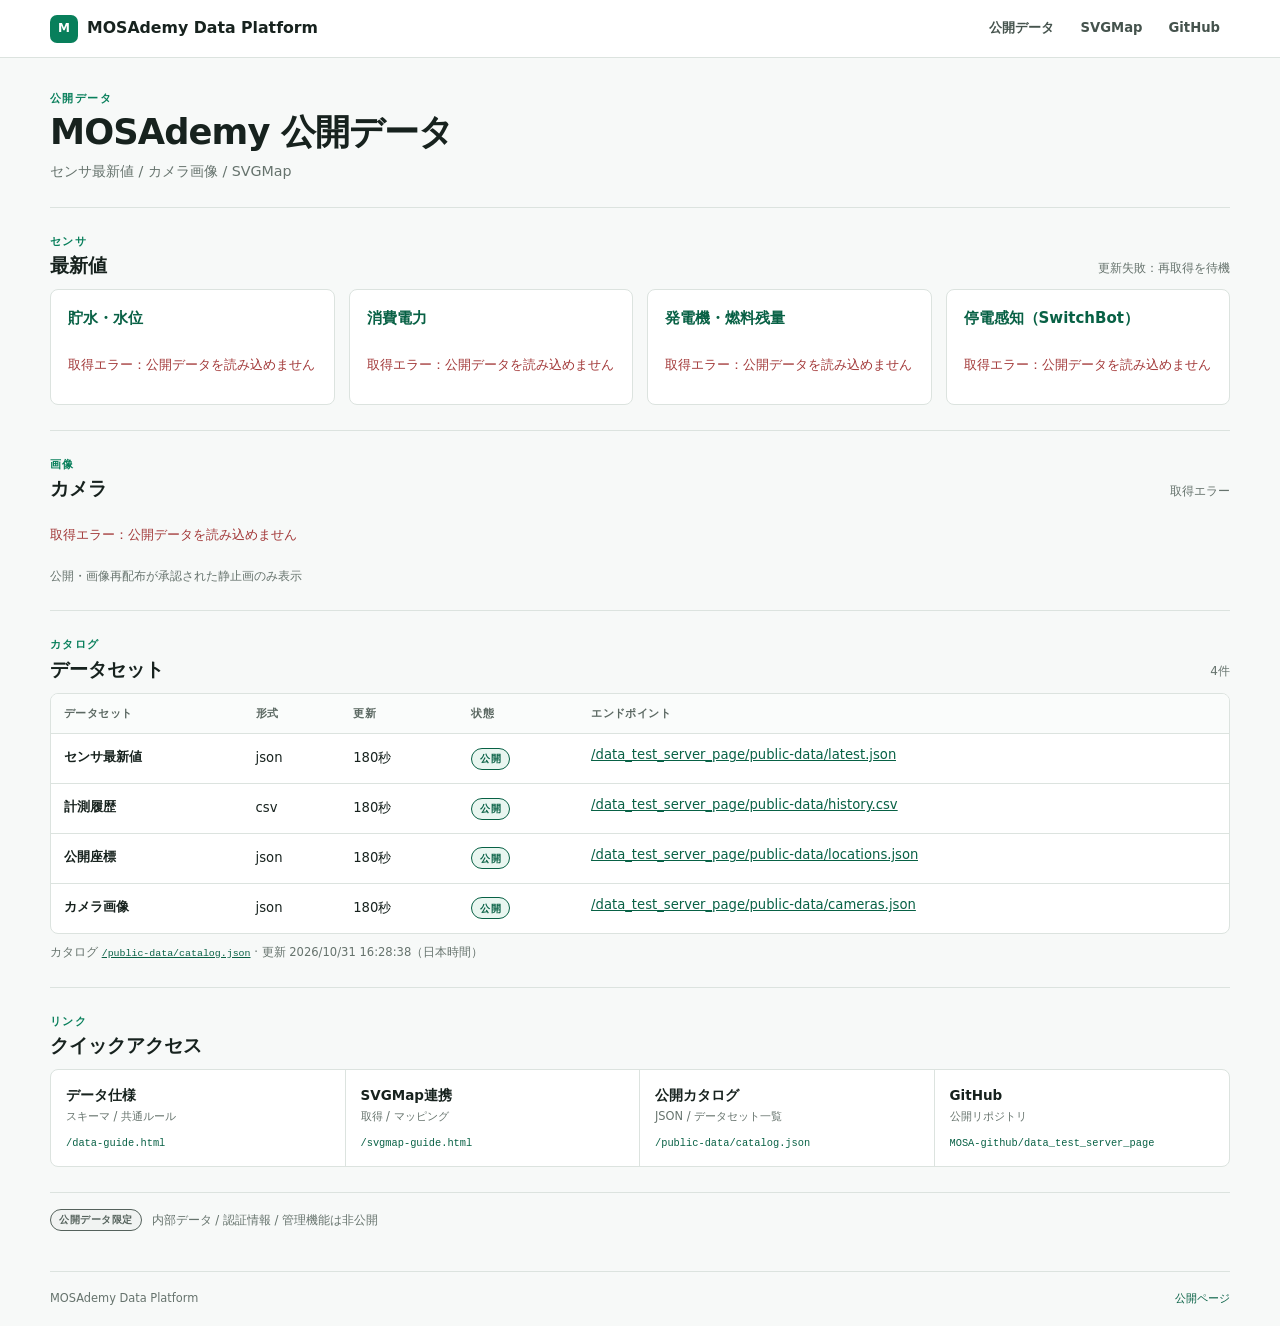
<file: docs/index.html>
<!doctype html>
<html lang="ja">
<head>
  <meta charset="utf-8">
  <meta name="viewport" content="width=device-width,initial-scale=1">
  <meta name="description" content="MOSAdemyの公開データカタログとSVGMap連携仕様">
  <title>MOSAdemy Data Platform</title>
  <link rel="stylesheet" href="assets/site.css">
</head>
<body data-page="home">
  <header class="site-header">
    <div class="header-inner">
      <a class="brand" href="index.html"><span class="brand-mark" aria-hidden="true">M</span>MOSAdemy Data Platform</a>
      <nav aria-label="メインナビゲーション">
        <a href="data-guide.html">公開データ</a>
        <a href="svgmap-guide.html">SVGMap</a>
        <a href="https://github.com/MOSA-github/data_test_server_page">GitHub</a>
      </nav>
    </div>
  </header>

  <main>
    <section class="page-intro" aria-labelledby="page-title">
      <p class="eyebrow">公開データ</p>
      <h1 id="page-title">MOSAdemy 公開データ</h1>
      <p class="lead">センサ最新値 / カメラ画像 / SVGMap</p>
    </section>

    <section class="section" aria-labelledby="measurements-title">
      <div class="section-heading">
        <div><p class="section-kicker">センサ</p><h2 id="measurements-title">最新値</h2></div>
        <span class="count" id="pageRefreshState" aria-live="polite">3分ごとに自動更新</span>
      </div>
      <div class="measurement-grid" id="measurementGroups" aria-live="polite">
        <article class="measurement-group" data-sensor-type="water"><h3>貯水・水位</h3><div class="sensor-records"><p class="data-message">読み込み中</p></div></article>
        <article class="measurement-group" data-sensor-type="power"><h3>消費電力</h3><div class="sensor-records"><p class="data-message">読み込み中</p></div></article>
        <article class="measurement-group" data-sensor-type="generator"><h3>発電機・燃料残量</h3><div class="sensor-records"><p class="data-message">読み込み中</p></div></article>
        <article class="measurement-group" data-sensor-type="outage"><h3>停電感知（SwitchBot）</h3><div class="sensor-records"><p class="data-message">読み込み中</p></div></article>
      </div>
    </section>

    <section class="section" aria-labelledby="cameras-title">
      <div class="section-heading">
        <div><p class="section-kicker">画像</p><h2 id="cameras-title">カメラ</h2></div>
        <span class="count" id="cameraCount">—件</span>
      </div>
      <div id="cameraImages" class="camera-grid" aria-live="polite"><p class="data-message">読み込み中</p></div>
      <p class="note">公開・画像再配布が承認された静止画のみ表示</p>
    </section>

    <section class="section" aria-labelledby="datasets-title">
      <div class="section-heading">
        <div>
          <p class="section-kicker">カタログ</p>
          <h2 id="datasets-title">データセット</h2>
        </div>
        <span class="count" id="datasetCount">—件</span>
      </div>
      <div class="table-shell">
        <table class="dataset-table">
          <thead><tr><th>データセット</th><th>形式</th><th>更新</th><th>状態</th><th>エンドポイント</th></tr></thead>
          <tbody id="datasetRows">
            <tr><td colspan="5" class="loading-state">カタログを読み込み中</td></tr>
          </tbody>
        </table>
      </div>
      <div id="datasetEmpty" class="empty-state" hidden>
        <strong>公開データなし</strong>
        <span>公開データ準備中</span>
      </div>
      <p class="catalog-meta">カタログ <a href="public-data/catalog.json"><code>/public-data/catalog.json</code></a> <span aria-hidden="true">·</span> 更新 <time id="lastUpdated">—</time></p>
    </section>

    <section class="section" aria-labelledby="quick-title">
      <div class="section-heading"><div><p class="section-kicker">リンク</p><h2 id="quick-title">クイックアクセス</h2></div></div>
      <div class="quick-grid">
        <a class="quick-link" href="data-guide.html"><strong>データ仕様</strong><span>スキーマ / 共通ルール</span><code>/data-guide.html</code></a>
        <a class="quick-link" href="svgmap-guide.html"><strong>SVGMap連携</strong><span>取得 / マッピング</span><code>/svgmap-guide.html</code></a>
        <a class="quick-link" href="public-data/catalog.json"><strong>公開カタログ</strong><span>JSON / データセット一覧</span><code>/public-data/catalog.json</code></a>
        <a class="quick-link" href="https://github.com/MOSA-github/data_test_server_page"><strong>GitHub</strong><span>公開リポジトリ</span><code>MOSA-github/data_test_server_page</code></a>
      </div>
    </section>

    <aside class="boundary-note"><span class="badge badge-neutral">公開データ限定</span><span>内部データ / 認証情報 / 管理機能は非公開</span></aside>
  </main>

  <footer><span>MOSAdemy Data Platform</span><a href="https://mosa-github.github.io/data_test_server_page/">公開ページ</a></footer>
  <script src="assets/site.js"></script>
</body>
</html>
</file>
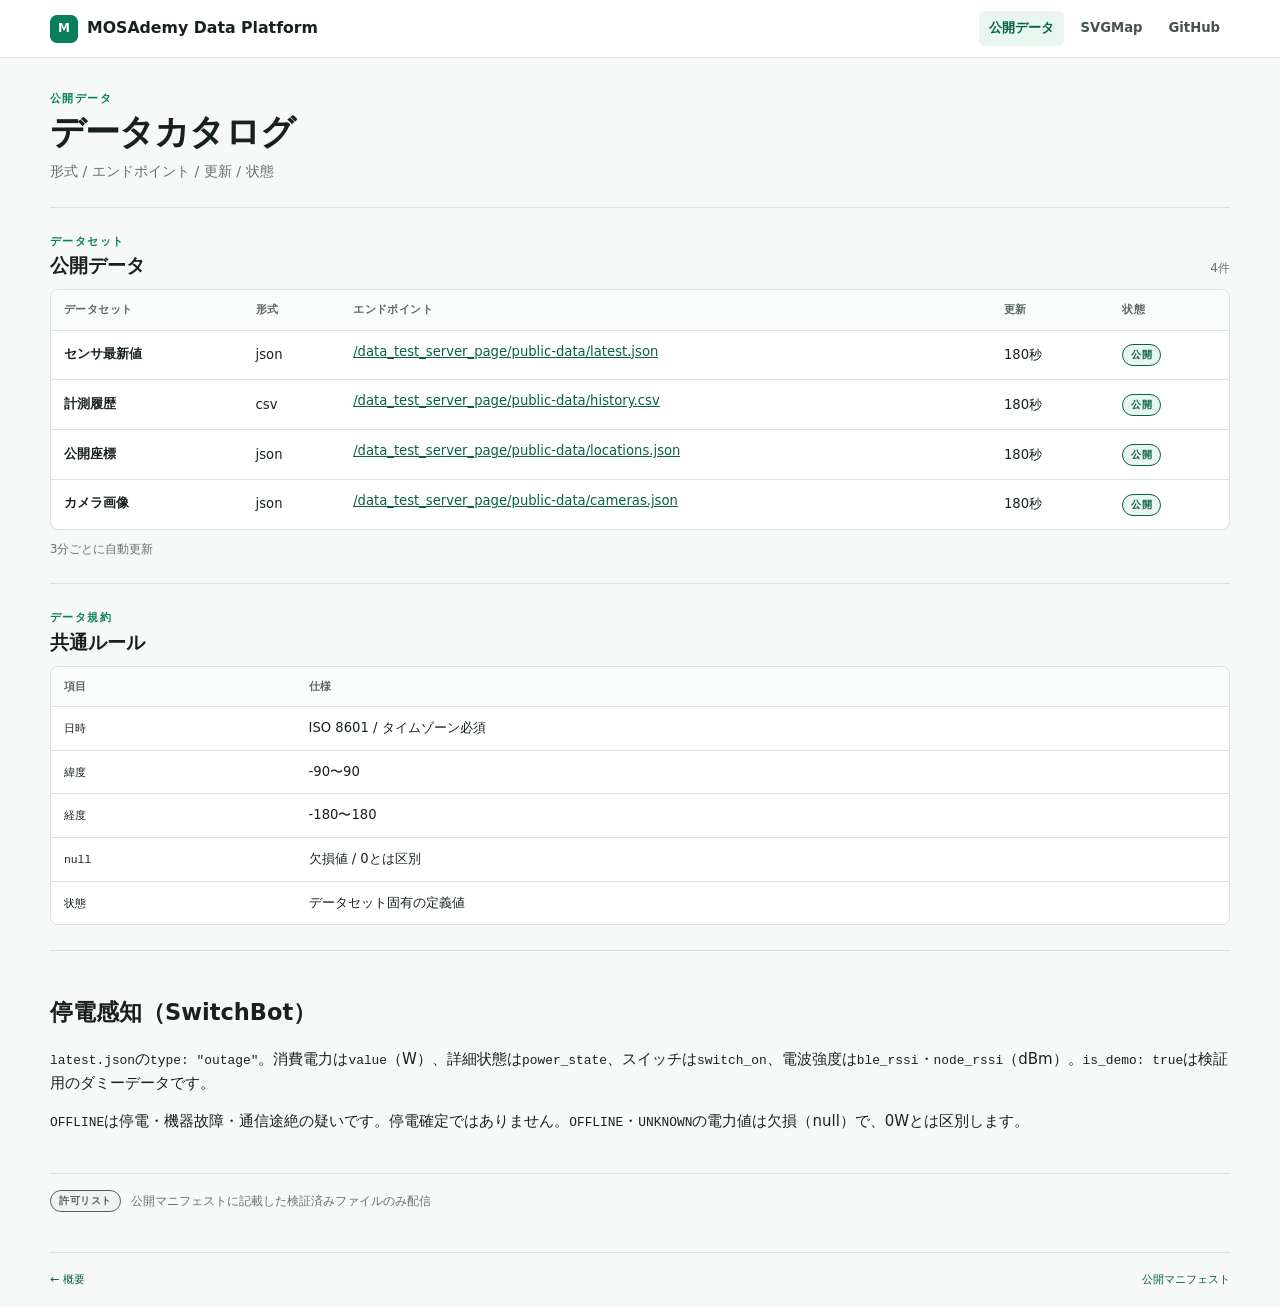
<file: docs/data-guide.html>
<!doctype html>
<html lang="ja">
<head>
  <meta charset="utf-8">
  <meta name="viewport" content="width=device-width,initial-scale=1">
  <meta name="description" content="MOSAdemy公開データの形式とエンドポイント">
  <title>公開データ | MOSAdemy</title>
  <link rel="stylesheet" href="assets/site.css">
</head>
<body data-page="data">
  <header class="site-header"><div class="header-inner">
    <a class="brand" href="index.html"><span class="brand-mark" aria-hidden="true">M</span>MOSAdemy Data Platform</a>
    <nav aria-label="メインナビゲーション"><a href="data-guide.html" aria-current="page">公開データ</a><a href="svgmap-guide.html">SVGMap</a><a href="https://github.com/MOSA-github/data_test_server_page">GitHub</a></nav>
  </div></header>

  <main>
    <section class="page-intro" aria-labelledby="page-title"><p class="eyebrow">公開データ</p><h1 id="page-title">データカタログ</h1><p class="lead">形式 / エンドポイント / 更新 / 状態</p></section>

    <section class="section" aria-labelledby="catalog-title">
      <div class="section-heading"><div><p class="section-kicker">データセット</p><h2 id="catalog-title">公開データ</h2></div><span class="count" id="datasetCount">—件</span></div>
      <div class="table-shell"><table class="dataset-table"><thead><tr><th>データセット</th><th>形式</th><th>エンドポイント</th><th>更新</th><th>状態</th></tr></thead><tbody id="datasetRows"><tr><td colspan="5" class="loading-state">カタログを読み込み中</td></tr></tbody></table></div>
      <div id="datasetEmpty" class="empty-state" hidden><strong>公開データなし</strong><span>公開データ準備中</span></div>
      <p class="note" id="pageRefreshState" aria-live="polite">3分ごとに自動更新</p>
    </section>

    <section class="section" aria-labelledby="rules-title">
      <div class="section-heading"><div><p class="section-kicker">データ規約</p><h2 id="rules-title">共通ルール</h2></div></div>
      <div class="table-shell"><table><thead><tr><th>項目</th><th>仕様</th></tr></thead><tbody>
        <tr><td><code>日時</code></td><td>ISO 8601 / タイムゾーン必須</td></tr>
        <tr><td><code>緯度</code></td><td>-90〜90</td></tr>
        <tr><td><code>経度</code></td><td>-180〜180</td></tr>
        <tr><td><code>null</code></td><td>欠損値 / 0とは区別</td></tr>
        <tr><td><code>状態</code></td><td>データセット固有の定義値</td></tr>
      </tbody></table></div>
    </section>

    <section class="section"><h2>停電感知（SwitchBot）</h2><p><code>latest.json</code>の<code>type: "outage"</code>。消費電力は<code>value</code>（W）、詳細状態は<code>power_state</code>、スイッチは<code>switch_on</code>、電波強度は<code>ble_rssi</code>・<code>node_rssi</code>（dBm）。<code>is_demo: true</code>は検証用のダミーデータです。</p><p><code>OFFLINE</code>は停電・機器故障・通信途絶の疑いです。停電確定ではありません。<code>OFFLINE</code>・<code>UNKNOWN</code>の電力値は欠損（null）で、0Wとは区別します。</p></section>
    <aside class="boundary-note"><span class="badge badge-neutral">許可リスト</span><span>公開マニフェストに記載した検証済みファイルのみ配信</span></aside>
  </main>
  <footer><a href="index.html">← 概要</a><a href="public_manifest.json">公開マニフェスト</a></footer>
  <script src="assets/site.js"></script>
</body>
</html>
</file>
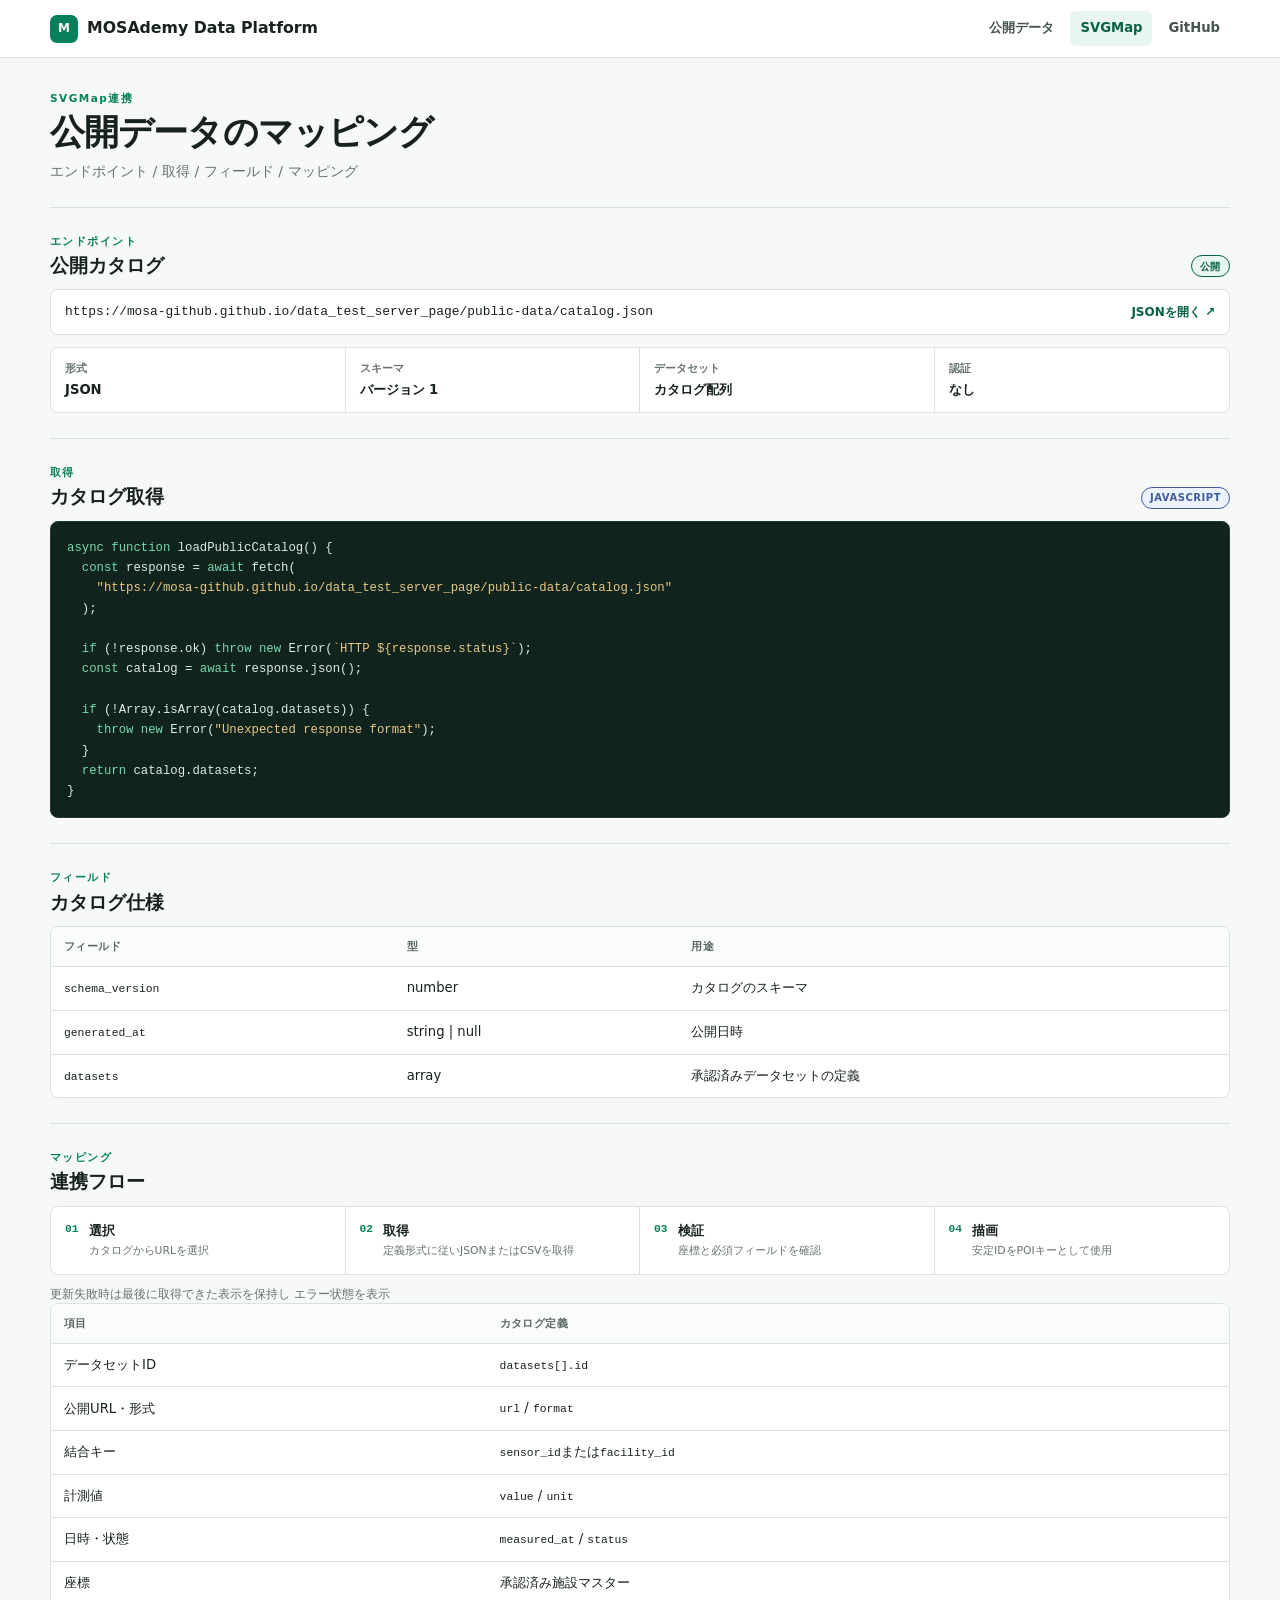
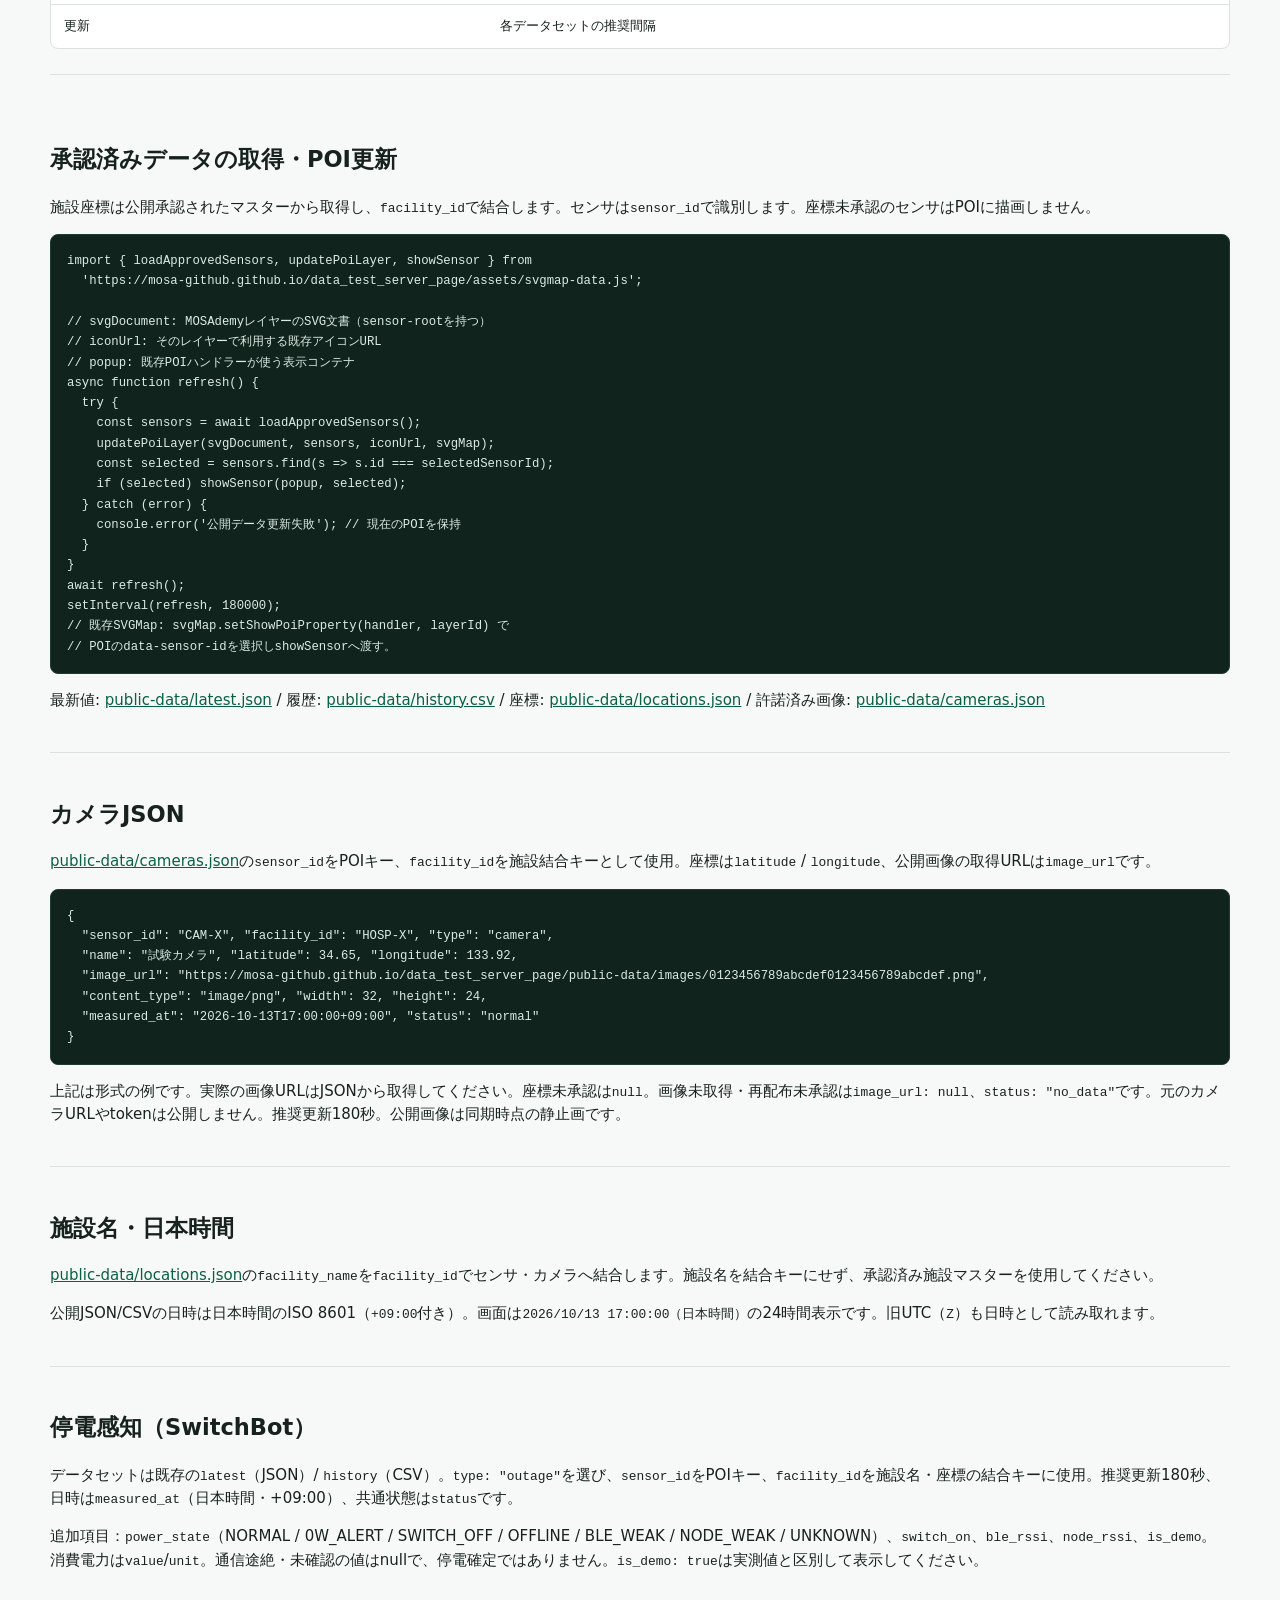
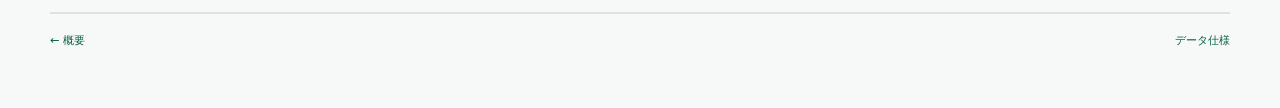
<file: docs/svgmap-guide.html>
<!doctype html>
<html lang="ja">
<head>
  <meta charset="utf-8">
  <meta name="viewport" content="width=device-width,initial-scale=1">
  <meta name="description" content="MOSAdemy公開データとSVGMapの連携ガイド">
  <title>SVGMap連携 | MOSAdemy</title>
  <link rel="stylesheet" href="assets/site.css">
</head>
<body data-page="svgmap">
  <header class="site-header"><div class="header-inner">
    <a class="brand" href="index.html"><span class="brand-mark" aria-hidden="true">M</span>MOSAdemy Data Platform</a>
    <nav aria-label="メインナビゲーション"><a href="data-guide.html">公開データ</a><a href="svgmap-guide.html" aria-current="page">SVGMap</a><a href="https://github.com/MOSA-github/data_test_server_page">GitHub</a></nav>
  </div></header>

  <main>
    <section class="page-intro" aria-labelledby="page-title"><p class="eyebrow">SVGMap連携</p><h1 id="page-title">公開データのマッピング</h1><p class="lead">エンドポイント / 取得 / フィールド / マッピング</p></section>

    <section class="section" aria-labelledby="endpoint-title">
      <div class="section-heading"><div><p class="section-kicker">エンドポイント</p><h2 id="endpoint-title">公開カタログ</h2></div><span class="badge badge-public">公開</span></div>
      <div class="endpoint-row"><code>https://mosa-github.github.io/data_test_server_page/public-data/catalog.json</code><a href="public-data/catalog.json">JSONを開く ↗</a></div>
      <dl class="spec-grid"><div><dt>形式</dt><dd>JSON</dd></div><div><dt>スキーマ</dt><dd>バージョン 1</dd></div><div><dt>データセット</dt><dd>カタログ配列</dd></div><div><dt>認証</dt><dd>なし</dd></div></dl>
    </section>

    <section class="section" aria-labelledby="fetch-title">
      <div class="section-heading"><div><p class="section-kicker">取得</p><h2 id="fetch-title">カタログ取得</h2></div><span class="badge badge-code">JAVASCRIPT</span></div>
      <pre><code><span class="syntax-keyword">async function</span> loadPublicCatalog() {
  <span class="syntax-keyword">const</span> response = <span class="syntax-keyword">await</span> fetch(
    <span class="syntax-string">"https://mosa-github.github.io/data_test_server_page/public-data/catalog.json"</span>
  );

  <span class="syntax-keyword">if</span> (!response.ok) <span class="syntax-keyword">throw new</span> Error(<span class="syntax-string">`HTTP ${response.status}`</span>);
  <span class="syntax-keyword">const</span> catalog = <span class="syntax-keyword">await</span> response.json();

  <span class="syntax-keyword">if</span> (!Array.isArray(catalog.datasets)) {
    <span class="syntax-keyword">throw new</span> Error(<span class="syntax-string">"Unexpected response format"</span>);
  }
  <span class="syntax-keyword">return</span> catalog.datasets;
}</code></pre>
    </section>

    <section class="section" aria-labelledby="fields-title">
      <div class="section-heading"><div><p class="section-kicker">フィールド</p><h2 id="fields-title">カタログ仕様</h2></div></div>
      <div class="table-shell"><table><thead><tr><th>フィールド</th><th>型</th><th>用途</th></tr></thead><tbody>
        <tr><td><code>schema_version</code></td><td>number</td><td>カタログのスキーマ</td></tr>
        <tr><td><code>generated_at</code></td><td>string | null</td><td>公開日時</td></tr>
        <tr><td><code>datasets</code></td><td>array</td><td>承認済みデータセットの定義</td></tr>
      </tbody></table></div>
    </section>

    <section class="section" aria-labelledby="mapping-title">
      <div class="section-heading"><div><p class="section-kicker">マッピング</p><h2 id="mapping-title">連携フロー</h2></div></div>
      <ol class="steps"><li><span>01</span><div><strong>選択</strong><small>カタログからURLを選択</small></div></li><li><span>02</span><div><strong>取得</strong><small>定義形式に従いJSONまたはCSVを取得</small></div></li><li><span>03</span><div><strong>検証</strong><small>座標と必須フィールドを確認</small></div></li><li><span>04</span><div><strong>描画</strong><small>安定IDをPOIキーとして使用</small></div></li></ol>
      <p class="note">更新失敗時は最後に取得できた表示を保持し エラー状態を表示</p>
      <div class="table-shell"><table><thead><tr><th>項目</th><th>カタログ定義</th></tr></thead><tbody><tr><td>データセットID</td><td><code>datasets[].id</code></td></tr><tr><td>公開URL・形式</td><td><code>url</code> / <code>format</code></td></tr><tr><td>結合キー</td><td><code>sensor_id</code>または<code>facility_id</code></td></tr><tr><td>計測値</td><td><code>value</code> / <code>unit</code></td></tr><tr><td>日時・状態</td><td><code>measured_at</code> / <code>status</code></td></tr><tr><td>座標</td><td>承認済み施設マスター</td></tr><tr><td>更新</td><td>各データセットの推奨間隔</td></tr></tbody></table></div>
    </section>
  </main>
  <section class="section" style="max-width:1180px;margin:auto"><h2>承認済みデータの取得・POI更新</h2><p>施設座標は公開承認されたマスターから取得し、<code>facility_id</code>で結合します。センサは<code>sensor_id</code>で識別します。座標未承認のセンサはPOIに描画しません。</p><pre><code>import { loadApprovedSensors, updatePoiLayer, showSensor } from
  'https://mosa-github.github.io/data_test_server_page/assets/svgmap-data.js';

// svgDocument: MOSAdemyレイヤーのSVG文書（sensor-rootを持つ）
// iconUrl: そのレイヤーで利用する既存アイコンURL
// popup: 既存POIハンドラーが使う表示コンテナ
async function refresh() {
  try {
    const sensors = await loadApprovedSensors();
    updatePoiLayer(svgDocument, sensors, iconUrl, svgMap);
    const selected = sensors.find(s =&gt; s.id === selectedSensorId);
    if (selected) showSensor(popup, selected);
  } catch (error) {
    console.error('公開データ更新失敗'); // 現在のPOIを保持
  }
}
await refresh();
setInterval(refresh, 180000);
// 既存SVGMap: svgMap.setShowPoiProperty(handler, layerId) で
// POIのdata-sensor-idを選択しshowSensorへ渡す。</code></pre><p>最新値: <a href="public-data/latest.json">public-data/latest.json</a> / 履歴: <a href="public-data/history.csv">public-data/history.csv</a> / 座標: <a href="public-data/locations.json">public-data/locations.json</a> / 許諾済み画像: <a href="public-data/cameras.json">public-data/cameras.json</a></p></section>
  <section class="section" style="max-width:1180px;margin:auto"><h2>カメラJSON</h2><p><a href="public-data/cameras.json">public-data/cameras.json</a>の<code>sensor_id</code>をPOIキー、<code>facility_id</code>を施設結合キーとして使用。座標は<code>latitude</code> / <code>longitude</code>、公開画像の取得URLは<code>image_url</code>です。</p><pre><code>{
  "sensor_id": "CAM-X", "facility_id": "HOSP-X", "type": "camera",
  "name": "試験カメラ", "latitude": 34.65, "longitude": 133.92,
  "image_url": "https://mosa-github.github.io/data_test_server_page/public-data/images/0123456789abcdef0123456789abcdef.png",
  "content_type": "image/png", "width": 32, "height": 24,
  "measured_at": "2026-10-13T17:00:00+09:00", "status": "normal"
}</code></pre><p>上記は形式の例です。実際の画像URLはJSONから取得してください。座標未承認は<code>null</code>。画像未取得・再配布未承認は<code>image_url: null</code>、<code>status: "no_data"</code>です。元のカメラURLやtokenは公開しません。推奨更新180秒。公開画像は同期時点の静止画です。</p></section>
  <section class="section" style="max-width:1180px;margin:auto"><h2>施設名・日本時間</h2><p><a href="public-data/locations.json">public-data/locations.json</a>の<code>facility_name</code>を<code>facility_id</code>でセンサ・カメラへ結合します。施設名を結合キーにせず、承認済み施設マスターを使用してください。</p><p>公開JSON/CSVの日時は日本時間のISO 8601（<code>+09:00</code>付き）。画面は<code>2026/10/13 17:00:00（日本時間）</code>の24時間表示です。旧UTC（<code>Z</code>）も日時として読み取れます。</p></section>
  <section class="section" style="max-width:1180px;margin:auto"><h2>停電感知（SwitchBot）</h2><p>データセットは既存の<code>latest</code>（JSON）/ <code>history</code>（CSV）。<code>type: "outage"</code>を選び、<code>sensor_id</code>をPOIキー、<code>facility_id</code>を施設名・座標の結合キーに使用。推奨更新180秒、日時は<code>measured_at</code>（日本時間・+09:00）、共通状態は<code>status</code>です。</p><p>追加項目：<code>power_state</code>（NORMAL / 0W_ALERT / SWITCH_OFF / OFFLINE / BLE_WEAK / NODE_WEAK / UNKNOWN）、<code>switch_on</code>、<code>ble_rssi</code>、<code>node_rssi</code>、<code>is_demo</code>。消費電力は<code>value</code>/<code>unit</code>。通信途絶・未確認の値はnullで、停電確定ではありません。<code>is_demo: true</code>は実測値と区別して表示してください。</p></section>
  <footer><a href="index.html">← 概要</a><a href="data-guide.html">データ仕様</a></footer>
  <script src="assets/site.js"></script>
</body>
</html>
</file>
<file: docs/assets/site.css>
:root{color-scheme:light;--ink:#17221e;--muted:#66736d;--green:#087f5b;--green-dark:#086145;--green-soft:#e9f6f0;--surface:#f7f9f8;--panel:#fff;--line:#dce3df;--line-strong:#c8d2cd;--code:#10231c;--danger:#a33a3a}*{box-sizing:border-box}html{font-size:15px}body{margin:0;background:var(--surface);color:var(--ink);font-family:Inter,system-ui,-apple-system,BlinkMacSystemFont,"Segoe UI","Noto Sans JP",sans-serif;line-height:1.55}a{color:var(--green-dark)}code{font-family:"SFMono-Regular",Consolas,"Liberation Mono",monospace;font-size:.86em}.site-header{height:58px;background:var(--panel);border-bottom:1px solid var(--line);position:sticky;top:0;z-index:10}.header-inner,main,footer{width:min(1180px,calc(100% - 40px));margin-inline:auto}.header-inner{height:100%;display:flex;align-items:center;justify-content:space-between;gap:24px}.brand{display:flex;align-items:center;gap:9px;color:var(--ink);font-size:1.05rem;font-weight:700;text-decoration:none;white-space:nowrap}.brand-mark{display:grid;place-items:center;width:28px;height:28px;border-radius:7px;background:var(--green);color:#fff;font-size:.8rem;font-weight:800}.site-header nav{display:flex;align-items:center;gap:6px}.site-header nav a{padding:7px 10px;border-radius:6px;color:#45534d;font-size:.88rem;font-weight:600;text-decoration:none}.site-header nav a:hover,.site-header nav a[aria-current="page"]{background:var(--green-soft);color:var(--green-dark)}main{padding-block:30px 24px;min-height:calc(100vh - 120px)}.page-intro{padding:2px 0 25px;border-bottom:1px solid var(--line)}.eyebrow,.section-kicker{margin:0 0 5px;color:var(--green);font-size:.7rem;font-weight:800;letter-spacing:.14em}.page-intro h1{margin:0;font-size:clamp(1.85rem,3.2vw,2.35rem);line-height:1.2;letter-spacing:-.025em}.lead{margin:6px 0 0;color:var(--muted);font-size:.95rem}.section{padding:25px 0;border-bottom:1px solid var(--line)}.section-heading{display:flex;align-items:flex-end;justify-content:space-between;gap:16px;margin-bottom:12px}.section-heading h2{margin:0;font-size:1.25rem;line-height:1.25}.count{color:var(--muted);font-size:.8rem}.table-shell{overflow-x:auto;border:1px solid var(--line);border-radius:8px;background:var(--panel)}table{width:100%;border-collapse:collapse;font-size:.88rem}th,td{padding:11px 13px;border-bottom:1px solid var(--line);text-align:left;vertical-align:middle}th{background:#fafcfb;color:#5b6862;font-size:.74rem;font-weight:700;letter-spacing:.04em;text-transform:uppercase}tbody tr:last-child td{border-bottom:0}.dataset-name{display:block;font-weight:700}.dataset-description{display:block;margin-top:2px;color:var(--muted);font-size:.78rem}.endpoint-link{display:inline-block;max-width:350px;overflow:hidden;text-overflow:ellipsis;white-space:nowrap}.badge{display:inline-flex;align-items:center;min-height:22px;padding:2px 8px;border:1px solid currentColor;border-radius:999px;font-size:.67rem;font-weight:800;letter-spacing:.05em}.badge-public{background:var(--green-soft);color:var(--green-dark)}.badge-neutral{background:#f1f3f2;color:#55625c}.badge-code{background:#edf2ff;color:#435c9d}.badge-error{background:#fff0f0;color:var(--danger)}.loading-state{color:var(--muted);text-align:center}.empty-state{display:flex;align-items:center;gap:10px;min-height:74px;padding:18px;border:1px solid var(--line);border-radius:8px;background:var(--panel)}.empty-state strong{font-size:.93rem}.empty-state span{color:var(--muted);font-size:.83rem}.catalog-meta{margin:10px 0 0;color:var(--muted);font-size:.77rem}.catalog-meta code{color:var(--green-dark)}.quick-grid{display:grid;grid-template-columns:repeat(4,minmax(0,1fr));border:1px solid var(--line);border-radius:8px;background:var(--panel);overflow:hidden}.quick-link{display:flex;min-width:0;flex-direction:column;gap:2px;padding:15px;border-right:1px solid var(--line);color:var(--ink);text-decoration:none}.quick-link:last-child{border-right:0}.quick-link:hover{background:#fbfdfc}.quick-link strong{font-size:.9rem}.quick-link span{color:var(--muted);font-size:.76rem}.quick-link code{margin-top:7px;overflow:hidden;color:var(--green-dark);font-size:.69rem;text-overflow:ellipsis;white-space:nowrap}.boundary-note{display:flex;align-items:center;gap:10px;padding:16px 0;color:var(--muted);font-size:.78rem}.endpoint-row{display:flex;align-items:center;justify-content:space-between;gap:16px;padding:12px 14px;border:1px solid var(--line);border-radius:8px;background:var(--panel)}.endpoint-row code{overflow:auto;white-space:nowrap}.endpoint-row a{flex:none;font-size:.8rem;font-weight:700;text-decoration:none}.spec-grid{display:grid;grid-template-columns:repeat(4,1fr);margin:12px 0 0;border:1px solid var(--line);border-radius:8px;background:var(--panel);overflow:hidden}.spec-grid div{padding:12px 14px;border-right:1px solid var(--line)}.spec-grid div:last-child{border-right:0}.spec-grid dt{color:var(--muted);font-size:.7rem;font-weight:700;text-transform:uppercase}.spec-grid dd{margin:3px 0 0;font-size:.88rem;font-weight:650}pre{margin:0;max-width:100%;overflow:auto;border:1px solid #203c31;border-radius:8px;background:var(--code);color:#dcebe4;padding:16px;font-size:.82rem;line-height:1.65;tab-size:2}pre code{font-size:inherit}.syntax-keyword{color:#77d9ad}.syntax-string{color:#e7c986}.steps{display:grid;grid-template-columns:repeat(4,1fr);margin:0;padding:0;list-style:none;border:1px solid var(--line);border-radius:8px;background:var(--panel);overflow:hidden}.steps li{display:flex;gap:10px;padding:14px;border-right:1px solid var(--line)}.steps li:last-child{border-right:0}.steps li>span{color:var(--green);font-family:monospace;font-size:.75rem;font-weight:800}.steps strong,.steps small{display:block}.steps strong{font-size:.86rem}.steps small{margin-top:2px;color:var(--muted);font-size:.72rem}.note{margin:10px 0 0;color:var(--muted);font-size:.78rem}footer{display:flex;justify-content:space-between;gap:16px;padding-block:18px;border-top:1px solid var(--line);color:var(--muted);font-size:.76rem}footer a{text-decoration:none}@media(max-width:800px){.quick-grid,.spec-grid,.steps{grid-template-columns:repeat(2,1fr)}.quick-link:nth-child(2),.spec-grid div:nth-child(2),.steps li:nth-child(2){border-right:0}.quick-link:nth-child(-n+2),.spec-grid div:nth-child(-n+2),.steps li:nth-child(-n+2){border-bottom:1px solid var(--line)}}@media(max-width:600px){.header-inner,main,footer{width:min(100% - 28px,1180px)}.site-header{height:auto}.header-inner{align-items:flex-start;flex-direction:column;gap:8px;padding-block:11px}.site-header nav{width:100%;overflow-x:auto}.site-header nav a:first-child{padding-left:0}.brand{font-size:.98rem}.page-intro{padding-bottom:20px}.page-intro h1{font-size:1.8rem}main{padding-top:22px}.section{padding:20px 0}.dataset-table{min-width:660px}.quick-grid,.spec-grid,.steps{grid-template-columns:1fr}.quick-link,.spec-grid div,.steps li{border-right:0;border-bottom:1px solid var(--line)}.quick-link:last-child,.spec-grid div:last-child,.steps li:last-child{border-bottom:0}.endpoint-row{align-items:flex-start;flex-direction:column}.endpoint-row code{width:100%}.empty-state{align-items:flex-start;flex-direction:column;gap:3px}.boundary-note{align-items:flex-start;flex-direction:column}footer{flex-direction:column;gap:5px}}
[hidden]{display:none!important}
.measurement-grid{display:grid;grid-template-columns:repeat(auto-fit,minmax(240px,1fr));gap:14px}
.measurement-group{min-width:0;padding:17px;border:1px solid var(--line);border-radius:8px;background:var(--panel)}
.measurement-group h3{margin:0 0 12px;font-size:1rem;color:var(--green-dark)}
.sensor-record{min-width:0;padding:12px 0;border-top:1px solid var(--line);overflow-wrap:anywhere}
.sensor-record h4,.camera-info h3{margin:0;font-size:.95rem}
.sensor-value{margin:5px 0 8px;font-size:1.8rem;line-height:1.3;font-weight:750;font-variant-numeric:tabular-nums}
.record-meta{display:block;margin:7px 0 0;color:var(--muted);font-size:.73rem;overflow-wrap:anywhere}
.data-message{margin:0;padding:12px 0;color:var(--muted);font-size:.88rem}
.data-error{color:var(--danger)}
.camera-grid{display:grid;grid-template-columns:repeat(2,minmax(0,1fr));gap:14px}
.camera-card{min-width:0;overflow:hidden;border:1px solid var(--line);border-radius:8px;background:var(--panel)}
.camera-frame{display:grid;place-items:center;aspect-ratio:4/3;background:#17221e}
.camera-frame img{display:block;width:100%;height:100%;min-height:0;object-fit:contain}
.camera-frame .data-message{padding:16px;color:#dce3df}
.camera-info{padding:14px}
@media(max-width:800px){.measurement-grid{grid-template-columns:1fr}}
@media(max-width:600px){.camera-grid{grid-template-columns:1fr}}
</file>
